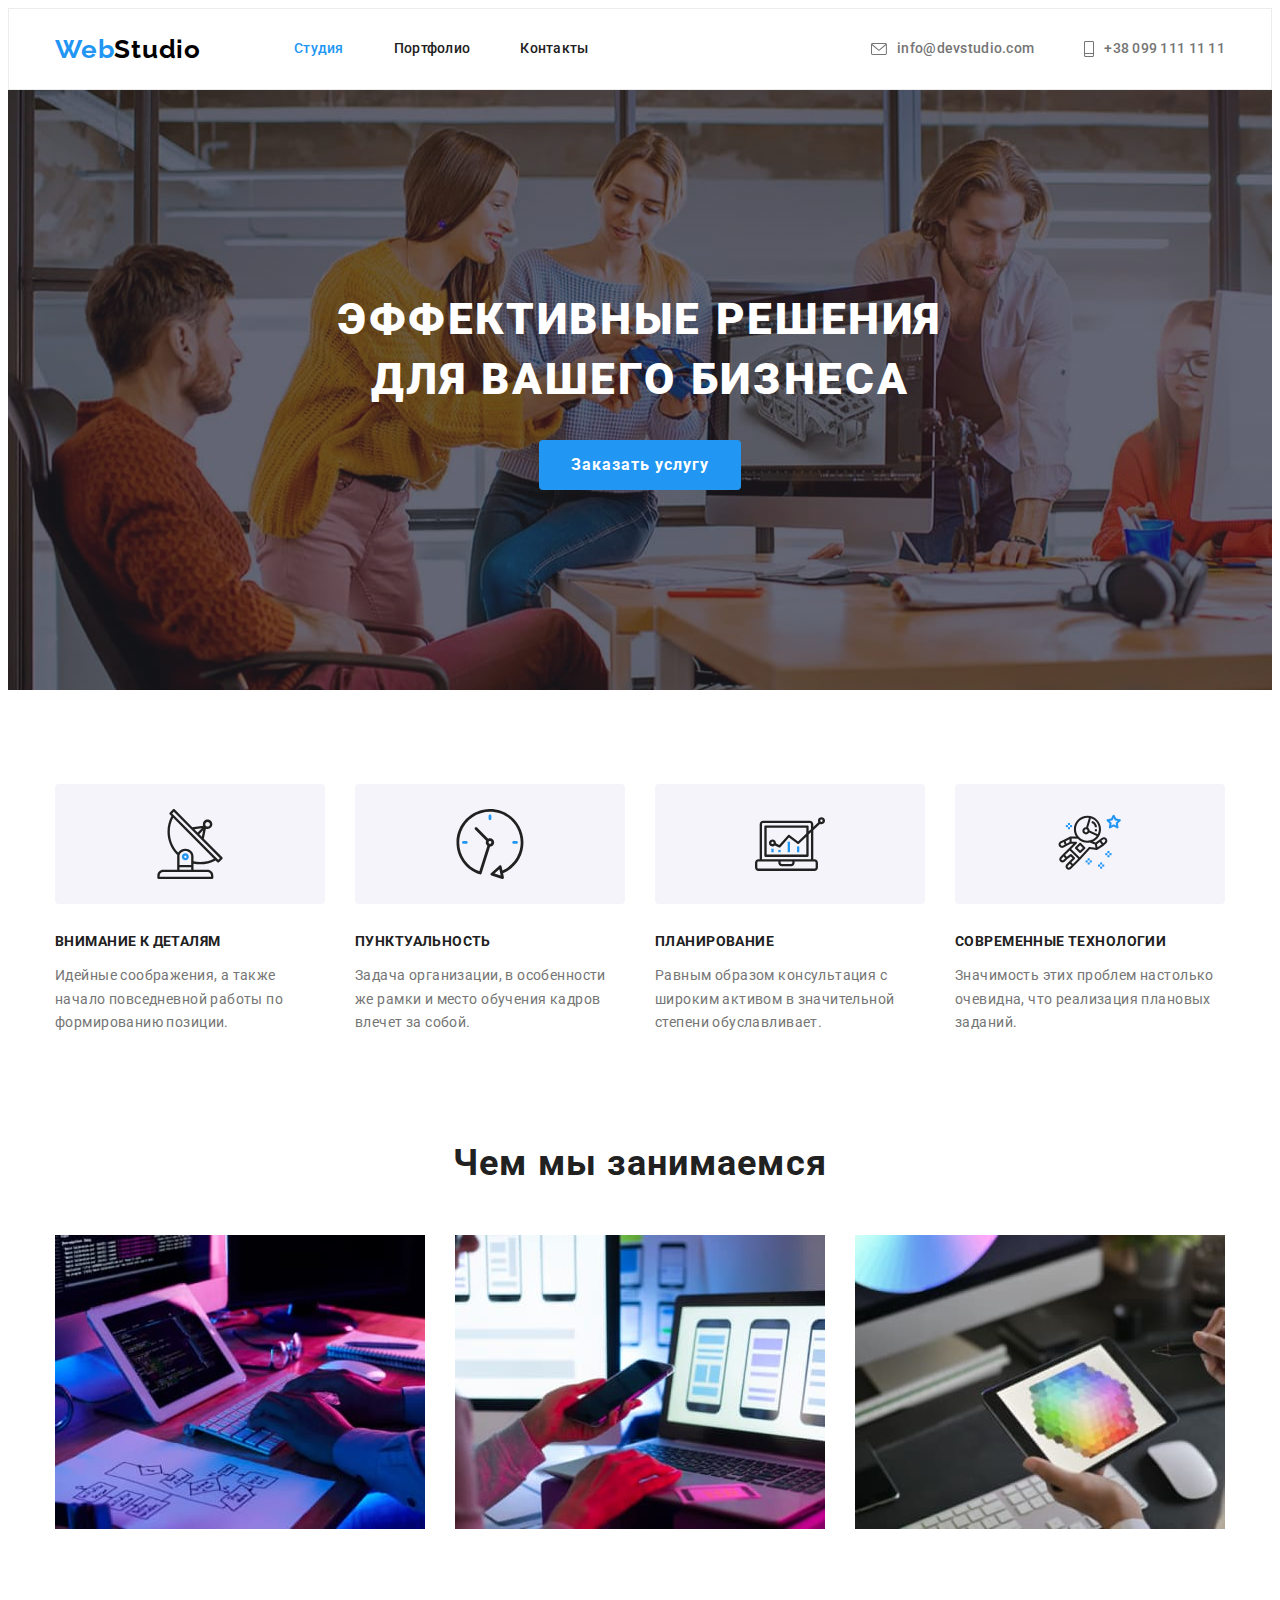
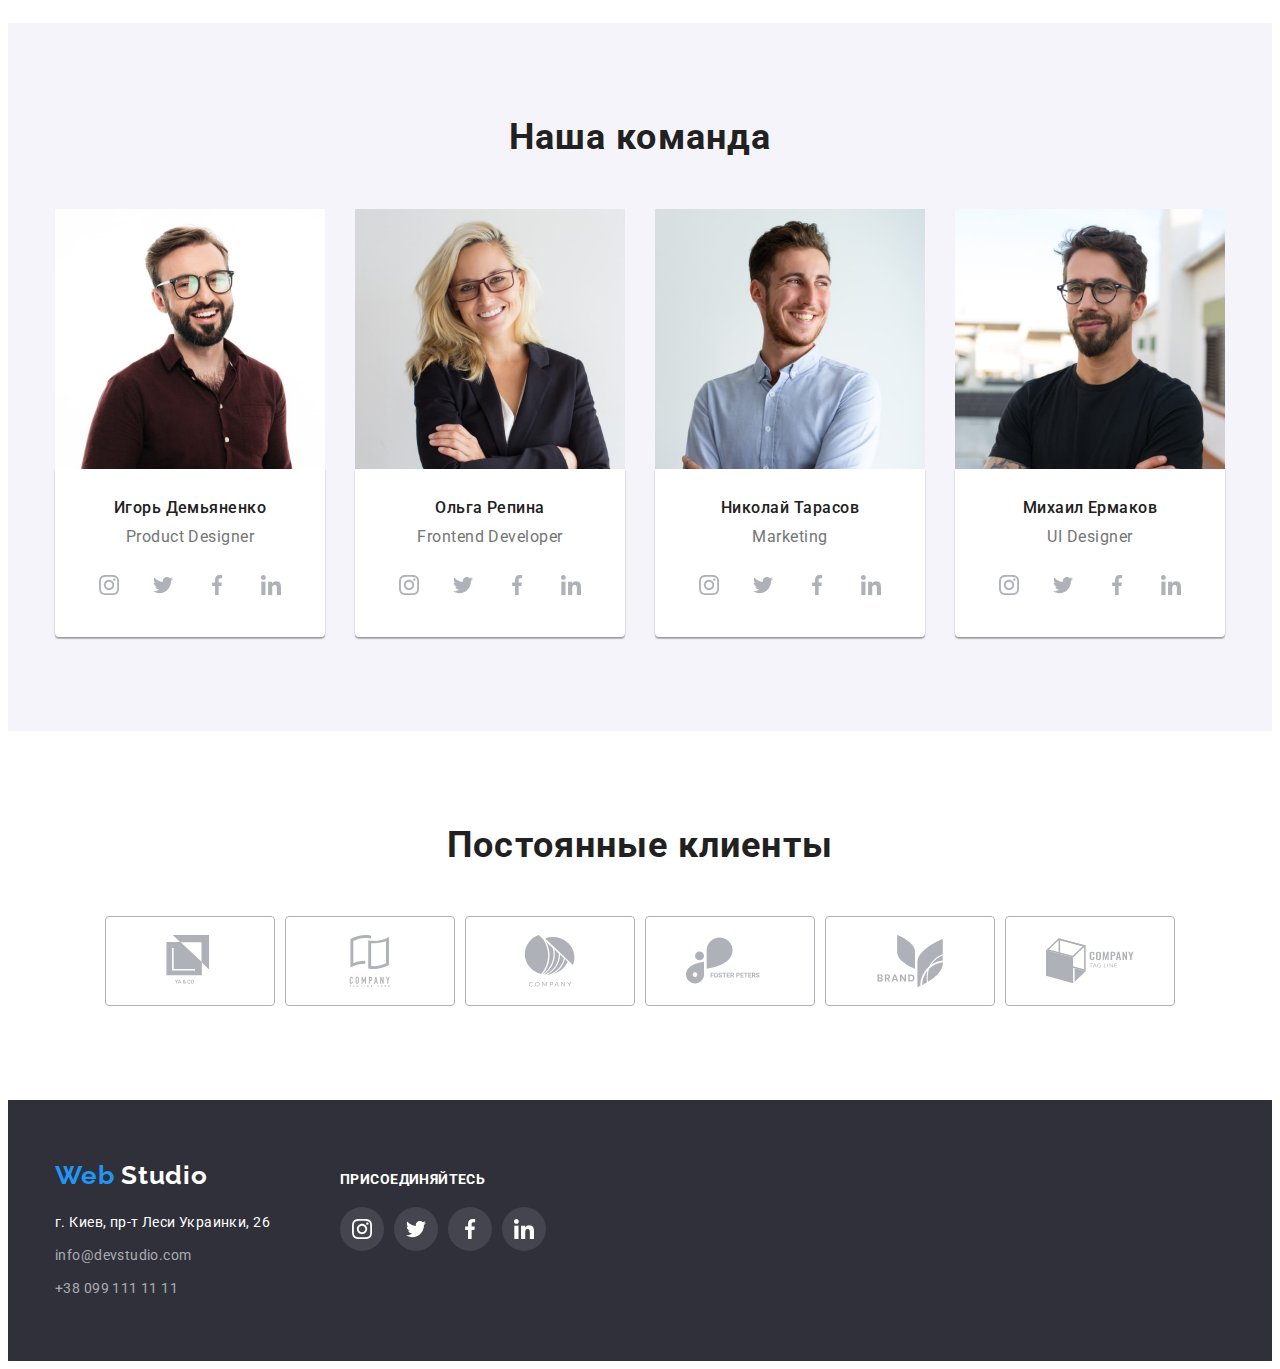
<file: index.html>
<!DOCTYPE html>
<html lang="en">
<head>
    <meta charset="UTF-8">
    <meta name="viewport" content="width=device-width, initial-scale=1.0">
    <title>Головна</title>
    <link rel="stylesheet" href="https://cdnjs.cloudflare.com/ajax/libs/modern-normalize/1.0.0/modern-normalize.min.css"
        integrity="sha512-ISS7cAi1PEhQ8jnbJpJZMd29NlhNj4AWYyLOSp2CE/CsHxTCu+r+t0D2yoJudVrd0/8fTVPUVDzY5Tvli75u/g=="
        crossorigin="anonymous" />
    <link
        href="https://fonts.googleapis.com/css2?family=Raleway:wght@700&family=Roboto:wght@400;500;700;900&display=swap"
        rel="stylesheet">
    <link rel="stylesheet" href="./css/styles.css">

</head>
    <body>
    <header class="page-header">
        <!--навігація сайтом-->
        <div class="container">
            
            <nav class="navigation">
                <ul class="site-nav list">
                    <a href="./index.html" class="logo">
                        <span class="web">Web</span>Studio</a>
                    <li class="nav-list-item"><a href="./index.html" class="link current">Студия</a></li>
                    <li class="nav-list-item"><a href="./portfolio.html" class="link ">Портфолио</a></li>
                    <li class="nav-list-item"><a href="" class="link">Контакты</a></li>
                </ul>
            </nav>
    
            <!--контакти-->
            <ul class="nav-adress list">
                <li class="nav-adress-item">
                    <a href="mailto:info@devstudio.com" class="adress">
                        <svg class="mail-icon">
                            <use href="./images/spraite.svg#mail"></use>
                        </svg>
                        info@devstudio.com</a>                 
                </li>
                <li class="nav-adress-item">
                    <a href="tel:+380991111111" class="adress">
                        <svg class="tel-icon">
                            <use href="./images/spraite.svg#tel"></use>
                        </svg>
                        +38 099 111 11 11</a>
                </li>
            </ul>
        </div>
    </header>
        <main>
            <!--hero-->
            <section class="hero">
                <div class="container">
                    <h1 class="hero-title">
                        Эффективные решения<br>
                        для вашего бизнеса
                    </h1>
                    <a href="" class="hero-link">
                        Заказать услугу
                    </a> 
                </div>
            </section>
            
            <!--Особенности-->
            <section class="features">
               <div class="container">
                    <h2 class="title visually-hidden">Особенности</h2>
                    <ul class="features-list list">
                        <li class="features-list-item">
                            <div class="features-list-icon">
                                <svg class="list-icon">
                                    <use href='./images/spraite.svg#antenna'></use>
                                </svg>
                            </div>
                            <h3 class="features-title">Внимание к деталям</h3>
                            <p class="features-text">Идейные соображения, а также начало повседневной работы по формированию позиции.</p>
                        </li>
                        <li class="features-list-item">
                            <div class="features-list-icon">
                                <svg class="list-icon">
                                    <use href='./images/spraite.svg#clock'></use>
                                </svg>
                            </div>
                            <h3 class="features-title">Пунктуальность</h3>
                            <p class="features-text">Задача организации, в особенности же рамки и место обучения кадров влечет за собой.</p>
                        </li>
                        <li class="features-list-item">
                            <div class="features-list-icon">
                                <svg class="list-icon">
                                    <use href='./images/spraite.svg#computer'></use>
                                </svg>
                            </div>
                            <h3 class="features-title">Планирование</h3>
                            <p class="features-text">Равным образом консультация с широким активом в значительной степени обуславливает.</p>
                        </li>
                        <li class="features-list-item">
                            <div class="features-list-icon">
                                <svg class="list-icon">
                                    <use href='./images/spraite.svg#astronaut'></use>
                                </svg>
                            </div>
                            <h3 class="features-title">Современные технологии</h3>
                            <p class="features-text">Значимость этих проблем настолько очевидна, что реализация плановых заданий. </p>
                        </li>
                    </ul>
               </div>   
            </section>

            <!--Чем мы занимаемся-->
            <section class="works">
                <div class="container">
                    <h2 class="section-title">Чем мы занимаемся</h2>
                    <ul class="works-list list">
                        <li class="works-list-item">
                            <img src="./images/works/box1.jpg" class="image-work"
                            alt="розробка структури" 
                            width="370" 
                            height="294">
                        </li>
                        <li class="works-list-item">
                            <img src="./images/works/box2.jpg" class="image-work"
                            alt="адаптування" 
                            width="370" 
                            height="294">
                        </li>
                        <li class="works-list-item">
                            <img src="./images/works/box3.jpg" class="image-work"
                            alt="вибір кольору" 
                            width="370" 
                            height="294">
                        </li>
                    </ul>
                </div>
                

            </section>

            <!--Наша команда (фото)-->
            <section class="team">
                <div class="container">
                    <h2 class="section-title">Наша команда</h2>
                    <ul class="team-list list">
                        <li class="team-list-item">
                            <img src="./images/team/igor-demyanenko.jpg" class="image-team" alt="Игорь Демьяненко" width="270" height="260">
                            <div class="team-list-content">
                                <h3 class="team-member">Игорь Демьяненко</h3>
                                <p class="position">Product Designer</p>
                                <ul class="social-list list">
                                    <li class="social-list-item">
                                        <a href="" class="social-list-link">
                                            <svg class="social-list-icon">
                                                <use href="./images/spraite.svg#instagram"></use>
                                            </svg>
                                        </a>
                                    </li>
                                    <li class="social-list-item">
                                        <a href="" class="social-list-link link">
                                            <svg class="social-list-icon">
                                                <use href="./images/spraite.svg#twitter"></use>
                                            </svg>
                                        </a>
                                    </li>
                                    <li class="social-list-item">
                                        <a href="" class="social-list-link link">
                                            <svg class="social-list-icon">
                                                <use href="./images/spraite.svg#facebook"></use>
                                            </svg>
                                        </a>
                                    </li>
                                    <li class="social-list-item">
                                        <a href="" class="social-list-link link">
                                            <svg class="social-list-icon">
                                                <use href="./images/spraite.svg#linkedin"></use>
                                            </svg>
                                        </a>
                                    </li>
                                </ul>
                            </div>
                            
                        </li>
                        <li class="team-list-item">
                            <img src="./images/team/olga-repina.jpg" class="image-team" alt="Ольга Репина" width="270" height="260">
                            <div class="team-list-content">
                                <h3 class="team-member">Ольга Репина</h3>
                                <p class="position">Frontend Developer</p>
                                <ul class="social-list list">
                                    <li class="social-list-item">
                                        <a href="" class="social-list-link">
                                            <svg class="social-list-icon">
                                                <use href="./images/spraite.svg#instagram"></use>
                                            </svg>
                                        </a>
                                    </li>
                                    <li class="social-list-item">
                                        <a href="" class="social-list-link link">
                                            <svg class="social-list-icon">
                                                <use href="./images/spraite.svg#twitter"></use>
                                            </svg>
                                        </a>
                                    </li>
                                    <li class="social-list-item">
                                        <a href="" class="social-list-link link">
                                            <svg class="social-list-icon">
                                                <use href="./images/spraite.svg#facebook"></use>
                                            </svg>
                                        </a>
                                    </li>
                                    <li class="social-list-item">
                                        <a href="" class="social-list-link link">
                                            <svg class="social-list-icon">
                                                <use href="./images/spraite.svg#linkedin"></use>
                                            </svg>
                                        </a>
                                    </li>
                                </ul>
                            </div>
                        </li>
                        <li class="team-list-item">
                            <img src="./images/team/nikolay-tarasov.jpg" class="image-team" alt="Николай Тарасов" width="270" height="260">
                            <div class="team-list-content">
                                <h3 class="team-member">Николай Тарасов</h3>
                                <p class="position">Marketing</p>
                                <ul class="social-list list">
                                    <li class="social-list-item">
                                        <a href="" class="social-list-link">
                                            <svg class="social-list-icon">
                                                <use href="./images/spraite.svg#instagram"></use>
                                            </svg>
                                        </a>
                                    </li>
                                    <li class="social-list-item">
                                        <a href="" class="social-list-link link">
                                            <svg class="social-list-icon">
                                                <use href="./images/spraite.svg#twitter"></use>
                                            </svg>
                                        </a>
                                    </li>
                                    <li class="social-list-item">
                                        <a href="" class="social-list-link link">
                                            <svg class="social-list-icon">
                                                <use href="./images/spraite.svg#facebook"></use>
                                            </svg>
                                        </a>
                                    </li>
                                    <li class="social-list-item">
                                        <a href="" class="social-list-link link">
                                            <svg class="social-list-icon">
                                                <use href="./images/spraite.svg#linkedin"></use>
                                            </svg>
                                        </a>
                                    </li>
                                </ul>
                            </div>
                        </li>
                        <li class="team-list-item">
                            <img src="./images/team/mikhail-ermakov.jpg" class="image-team" alt="Михаил Ермаков" width="270" height="260">
                            <div class="team-list-content">
                                <h3 class="team-member">Михаил Ермаков</h3>
                                <p class="position">UI Designer</p>
                                <ul class="social-list list">
                                    <li class="social-list-item">
                                        <a href="" class="social-list-link">
                                            <svg class="social-list-icon">
                                                <use href="./images/spraite.svg#instagram"></use>
                                            </svg>
                                        </a>
                                    </li>
                                    <li class="social-list-item">
                                        <a href="" class="social-list-link link">
                                            <svg class="social-list-icon">
                                                <use href="./images/spraite.svg#twitter"></use>
                                            </svg>
                                        </a>
                                    </li>
                                    <li class="social-list-item">
                                        <a href="" class="social-list-link link">
                                            <svg class="social-list-icon">
                                                <use href="./images/spraite.svg#facebook"></use>
                                            </svg>
                                        </a>
                                    </li>
                                    <li class="social-list-item">
                                        <a href="" class="social-list-link link">
                                            <svg class="social-list-icon">
                                                <use href="./images/spraite.svg#linkedin"></use>
                                            </svg>
                                        </a>
                                    </li>
                                </ul>
                            </div>
                        </li>
                    </ul>
                </div>
            </section>

            <!--Постоянные клиенты-->
            <section class="client">
                <h2 class="section-title">Постоянные клиенты</h2>
                <ul class="client-list list">
                    <li class="client-list-item">
                        <a href="" class="client-list-link">
                            <svg class="client-list-icon">
                                <use href='./images/spraite.svg#logo-1'></use>
                            </svg>
                        </a>
                    </li>
                    <li class="client-list-item">
                        <a href="" class="client-list-link">
                            <svg class="client-list-icon">
                                <use href='./images/spraite.svg#logo-2'></use></svg>
                        </a>
                    </li>
                    <li class="client-list-item">
                        <a href="" class="client-list-link">
                            <svg class="client-list-icon">
                                <use href='./images/spraite.svg#logo-3'></use></svg>
                        </a>
                    </li>
                    <li class="client-list-item">
                        <a href="" class="client-list-link">
                            <svg class="client-list-icon">
                                <use href='./images/spraite.svg#logo-4'></use></svg>
                        </a>
                    </li>
                    <li class="client-list-item">
                        <a href="" class="client-list-link">
                            <svg class="client-list-icon">
                                <use href='./images/spraite.svg#logo-5'></use></svg>
                        </a>
                    </li>
                    <li class="client-list-item">
                        <a href="" class="client-list-link">
                            <svg class="client-list-icon">
                                <use href='./images/spraite.svg#logo-6'></use></svg>
                        </a>
                    </li>
                </ul>
            </section>

        </main>

        <footer>
            <div class="container">
                <div class="adress-bar">
                    <a href="./index.html" class="logo">
                        <span class="web">Web</span>
                        <span class="studio">Studio</span></a>
                        <address class="footer-adress">
                        <p class="office-adress">г. Киев, пр-т Леси Украинки, 26</p>
                        <ul class="footer-adress list">
                            <li class="adress-item"><a href="mailto:info@devstudio.com" class="mail">
                                    info@devstudio.com</a></li>
                            <li class="adress-item"><a href="tel:+380991111111" class="phone-number">+38 099 111 11 11</a></li>
                        </ul>
                    </address>
                </div>
                <div class="socail-bar">
                    <p class="title">присоединяйтесь</p>
                    <ul class="socialbar-list list">
                        <li class="socialbar-list-item">
                            <a href="" class="socialbar-list-link">
                                <svg class="socialbar-list-icon">
                                    <use href="./images/spraite.svg#instagram"></use>
                                </svg>
                            </a>
                        </li>
                        <li class="socialbar-list-item">
                            <a href="" class="socialbar-list-link link">
                                <svg class="socialbar-list-icon">
                                    <use href="./images/spraite.svg#twitter"></use>
                                </svg>
                            </a>
                        </li>
                        <li class="socialbar-list-item">
                            <a href="" class="socialbar-list-link link">
                                <svg class="socialbar-list-icon">
                                    <use href="./images/spraite.svg#facebook"></use>
                                </svg>
                            </a>
                        </li>
                        <li class="socialbar-list-item">
                            <a href="" class="socialbar-list-link link">
                                <svg class="socialbar-list-icon">
                                    <use href="./images/spraite.svg#linkedin"></use>
                                </svg>
                            </a>
                        </li>
                    </ul>
                </div>
            </div>
            
        </footer>

    </body>
</html>
</file>
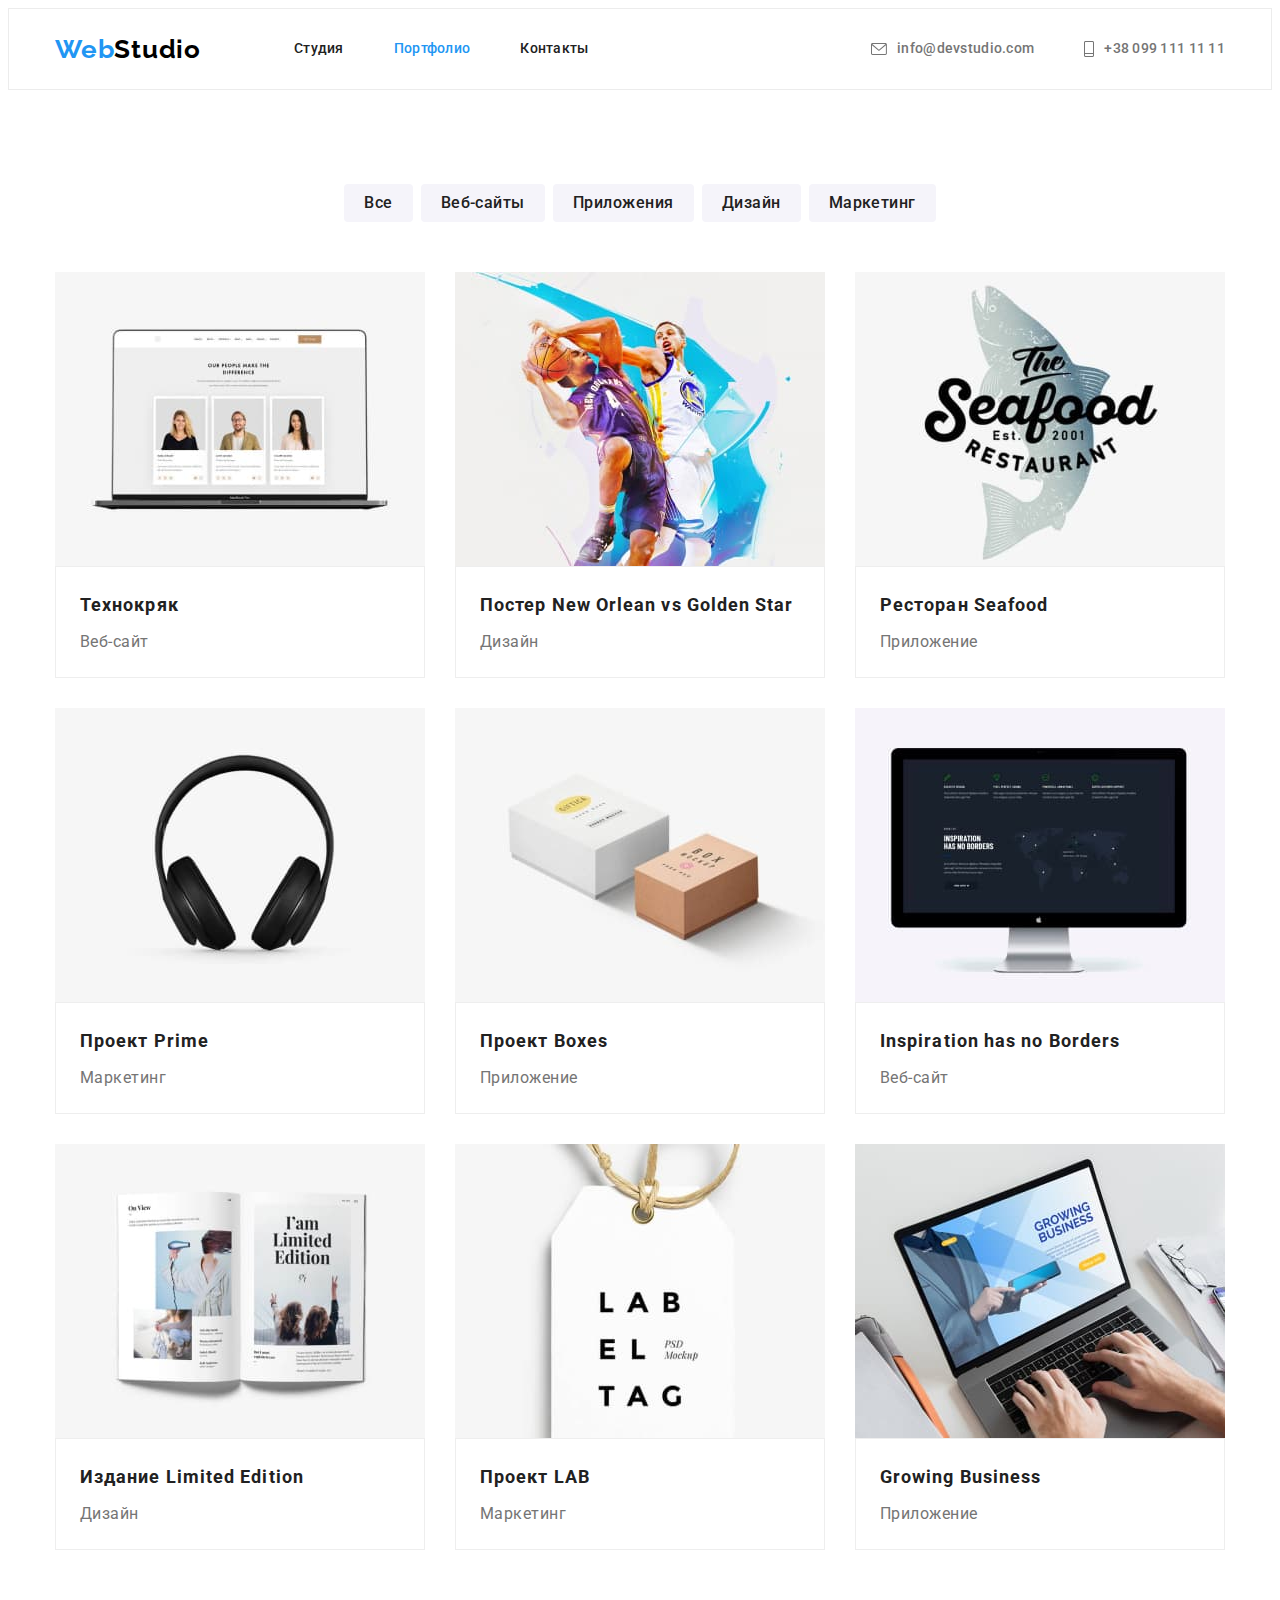
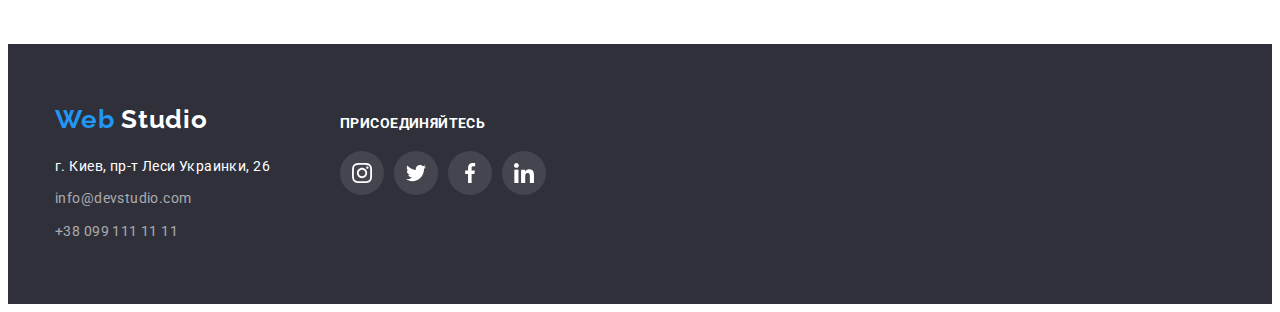
<file: portfolio.html>
<!DOCTYPE html>
<html lang="en">

<head>
    <meta charset="UTF-8">
    <meta name="viewport" content="width=device-width, initial-scale=1.0">
    <title>Головна</title>
    <link rel="stylesheet" href="https://cdnjs.cloudflare.com/ajax/libs/modern-normalize/1.0.0/modern-normalize.min.css" 
        integrity="sha512-ISS7cAi1PEhQ8jnbJpJZMd29NlhNj4AWYyLOSp2CE/CsHxTCu+r+t0D2yoJudVrd0/8fTVPUVDzY5Tvli75u/g==" crossorigin="anonymous" />
    <link href="https://fonts.googleapis.com/css2?family=Raleway:wght@700&family=Roboto:wght@400;500;700;900&display=swap"
        rel="stylesheet">
    <link rel="stylesheet" href="./css/styles.css">

</head>

<body>
    <header class="page-header">
        <!--навігація сайтом-->
        <div class="container">
    
            <nav class="navigation">
                <ul class="site-nav list">
                    <a href="./index.html" class="logo">
                        <span class="web">Web</span>Studio</a>
                    <li class="nav-list-item"><a href="./index.html" class="link ">Студия</a></li>
                    <li class="nav-list-item"><a href="./portfolio.html" class="link current">Портфолио</a></li>
                    <li class="nav-list-item"><a href="" class="link">Контакты</a></li>
                </ul>
            </nav>
    
            <!--контакти-->
            <ul class="nav-adress list">
                <li class="nav-adress-item">
                    <a href="mailto:info@devstudio.com" class="adress">
                        <svg class="mail-icon">
                            <use href="./images/spraite.svg#mail"></use>
                        </svg>
                        info@devstudio.com</a>
                </li>
                <li class="nav-adress-item">
                    <a href="tel:+380991111111" class="adress">
                        <svg class="tel-icon">
                            <use href="./images/spraite.svg#tel"></use>
                        </svg>
                        +38 099 111 11 11</a>
                </li>
            </ul>
        </div>
    </header>

    <main>
        <section class="portfolio">
            <div class="container">
                <h1 class="portfolio-title visually-hidden">
                    portfolio
                </h1>
                <ul class="portfolio-list list">
                    <li class="portfolio-list-item"><button type="button" class="filter">Все</button></li>
                    <li class="portfolio-list-item"><button type="button" class="filter">Веб-сайты</button></li>
                    <li class="portfolio-list-item"><button type="button" class="filter">Приложения</button></li>
                    <li class="portfolio-list-item"><button type="button" class="filter">Дизайн</button></li>
                    <li class="portfolio-list-item"><button type="button" class="filter">Маркетинг</button></li>
                </ul>
                     
                <ul class="category-list list">
                    <li class="category-list-item">
                        <a href="" class="portfolio-link">
                            <img src="./images/portfolio-category/technokriak.jpg"  
                            class="image-category"
                            alt="ноутбук з відкритим сайтом" 
                            width="370" height="294">
                            <div class="category-discription">
                                <h2 class="category">
                                    Технокряк
                                </h2>
                                <p class="category-text">
                                    Веб-сайт
                                </p>
                            </div>
                        </a>
                    </li>
                    <li class="category-list-item">
                        <a href="" class="portfolio-link">
                            <img src="./images/portfolio-category/design.jpg"  
                            class="image-category"
                            alt="баскетболісти" 
                            width="370" height="294">
                            <div class="category-discription">
                                <h2 class="category">
                                 Постер New Orlean vs Golden Star
                                </h2>
                                <p class="category-text">
                                 Дизайн
                                </p>
                            </div>
                        </a>
                    </li>
                    <li class="category-list-item">
                        <a href="" class="portfolio-link">
                            <img src="./images/portfolio-category/restoran.jpg"  
                            class="image-category"
                            alt="логотип ресторану" 
                            width="370" height="294">
                            <div class="category-discription">
                                <h2 class="category">
                                 Ресторан Seafood
                                </h2>
                                <p class="category-text">
                                    Приложение
                                </p>
                            </div>
                        </a>
                    </li>
                    <li class="category-list-item">
                        <a href="" class="portfolio-link">
                            <img src="./images/portfolio-category/marketing.jpg"  
                            class="image-category"
                            alt="навушники" 
                            width="370" height="294">
                            <div class="category-discription">
                            <h2 class="category">
                                Проект Prime
                            </h2>
                            <p class="category-text">
                                Маркетинг
                            </p>
                            </div>

                        </a>
                    </li>
                    <li class="category-list-item">
                        <a href="" class="portfolio-link">
                            <img src="./images/portfolio-category/boxes.jpg"  
                            class="image-category"
                            alt="коробки від товару" 
                            width="370" height="294">
                            <div class="category-discription">
                                <h2 class="category">
                                    Проект Boxes
                                </h2>
                                <p class="category-text">
                                    Приложение
                                </p>
                            </div>

                        </a>
                    </li>
                    <li class="category-list-item">
                        <a href="" class="portfolio-link">
                            <img src="./images/portfolio-category/inspiration.jpg"  
                            class="image-category"
                            alt="монітор від Apple" 
                            width="370" height="294">
                            <div class="category-discription">
                                <h2 class="category">
                                 Inspiration has no Borders
                                </h2>
                                <p class="category-text">
                                    Веб-сайт
                                </p>
                            </div>

                        </a>
                    </li>
                    <li class="category-list-item">
                        <a href="" class="portfolio-link">
                            <img src="./images/portfolio-category/design-book.jpg" 
                            class="image-category"
                            alt="відкрита книжка" 
                            width="370" height="294">
                            <div class="category-discription">
                                <h2 class="category">
                                 Издание Limited Edition
                                </h2>
                                <p class="category-text">
                                    Дизайн
                                </p>
                            </div>

                        </a>
                    </li>
                    <li class="category-list-item"> 
                        <a href="" class="portfolio-link">
                            <img src="./images/portfolio-category/project-lab.jpg"  
                            class="image-category"
                            alt="бірка бренду" 
                            width="370" height="294">
                            <div class="category-discription">
                                <h2 class="category">
                                    Проект LAB
                                </h2>
                                <p class="category-text">
                                 Маркетинг
                                </p>
                            </div>
                          
                        </a>
                    </li>
                    <li class="category-list-item">
                        <a href="" class="portfolio-link">
                            <img src="./images/portfolio-category/growing-business.jpg" 
                            class="image-category" 
                            alt="ноутбук з відкритим сайтом" 
                            width="370" height="294">
                            <div class="category-discription">
                                <h2 class="category">
                                 Growing Business
                                </h2>
                                <p class="category-text">
                                 Приложение
                                </p>
                            </div>

                        </a>
                    </li>
                </ul>
                  

            </div>
        </section>
    </main>
        
        <footer>
            <div class="container">
                <div class="adress-bar">
                    <a href="./index.html" class="logo">
                        <span class="web">Web</span>
                        <span class="studio">Studio</span></a>
                    <address class="footer-adress">
                        <p class="office-adress">г. Киев, пр-т Леси Украинки, 26</p>
                        <ul class="footer-adress list">
                            <li class="adress-item"><a href="mailto:info@devstudio.com" class="mail">
                                    info@devstudio.com</a></li>
                            <li class="adress-item"><a href="tel:+380991111111" class="phone-number">+38 099 111 11 11</a></li>
                        </ul>
                    </address>
                </div>
                <div class="socail-bar">
                    <p class="title">присоединяйтесь</p>
                    <ul class="socialbar-list list">
                        <li class="socialbar-list-item">
                            <a href="" class="socialbar-list-link">
                                <svg class="socialbar-list-icon">
                                    <use href="./images/spraite.svg#instagram"></use>
                                </svg>
                            </a>
                        </li>
                        <li class="socialbar-list-item">
                            <a href="" class="socialbar-list-link link">
                                <svg class="socialbar-list-icon">
                                    <use href="./images/spraite.svg#twitter"></use>
                                </svg>
                            </a>
                        </li>
                        <li class="socialbar-list-item">
                            <a href="" class="socialbar-list-link link">
                                <svg class="socialbar-list-icon">
                                    <use href="./images/spraite.svg#facebook"></use>
                                </svg>
                            </a>
                        </li>
                        <li class="socialbar-list-item">
                            <a href="" class="socialbar-list-link link">
                                <svg class="socialbar-list-icon">
                                    <use href="./images/spraite.svg#linkedin"></use>
                                </svg>
                            </a>
                        </li>
                    </ul>
                </div>
            </div>
        
        </footer>
        
</body>

</html>
</file>
<file: css/styles.css>
/*
Raleway 700

Roboto 400 500 700 900
*/

/*
logo 
    blue #2196F3  
    black #000000
nav 
    blue #2196F3
    black #212121
    grey #757575

hero
    white #FFFFFF

main
    black #212121
    grey #757575

footer
    adress #FFFFFF 60

*/
html {
  box-sizing: border-box;
}

*,
*::after,
*::before {
  box-sizing: inherit;
}

:root {
  --logo-black-color: #000000;
  --primary-text-color: #757575;
  --background-section-color: #f5f4fa;
  --title-text-color: #212121;
  --accent-color: #2196f3;
  --primary-white-color: #ffffff;
  --footer-background-color: #2f303a;
  --footer-adress-color: rgba(255, 255, 255, 0.6);
  --header-line-color: #ececec;
  --border-line-color: #eeeeee;
  --content-team-shadow-v1: rgba(0, 0, 0, 20%);
  --content-team-shadow-v2: rgba(0, 0, 0, 14%);
  --content-team-shadow-v3: rgba(0, 0, 0, 12%);
  --hero-overlay-color: rgba(47, 48, 58, 40%);
  --social-icon-color: #afb1b8;
  --footer-social-icon: rgba(255, 255, 255, 10%);
}
body {
  color: var(--primary-text-color);

  font-family: Roboto, sans-serif;
}
img {
  display: block;
}
.container {
  margin-top: 0px;
  margin-bottom: 0px;
  margin-left: auto;
  margin-right: auto;
  width: 1200px;
  padding: 0px 15px;
}

/*хедер*/
.page-header {
  border: 1px solid var(--header-line-color);
}
.page-header .container {
  display: flex;
  align-items: center;
}

.navigation {
  display: flex;
}
/*логотип сайта*/
.logo {
  display: inline-block;
  margin-right: 93px;
  color: var(--logo-black-color);
  font-family: Raleway, sans-serif;
  font-weight: 700;
  font-size: 26px;
  line-height: 1.19;
  letter-spacing: 0.03em;
  text-decoration: none;
}

.logo .web {
  color: var(--accent-color);
}

/* навігація сайтом*/
.site-nav {
  display: flex;
  align-items: center;
}

.list {
  padding: 0px;
  margin: 0px;
  list-style: none;
}
.nav-list-item:not(:last-child) {
  margin-right: 50px;
}

.site-nav .link {
  display: block;
  padding-top: 32px;
  padding-bottom: 32px;
  color: var(--title-text-color);
  font-weight: 500;
  font-size: 14px;
  line-height: 1.14;
  letter-spacing: 0.02em;
  text-decoration: none;
  cursor: pointer;
}

.link.current {
  color: var(--accent-color);
}
.nav-adress-item:not(:last-child) {
  margin-right: 50px;
}

.nav-adress {
  display: flex;
  margin-left: auto;
  align-items: center;
  justify-content: baseline;
}

.nav-adress .adress {
  display: flex;
  align-items: center;
  color: var(--primary-text-color);
  font-weight: 500;
  font-size: 14px;
  line-height: 1.14;
  letter-spacing: 00.02em;

  text-decoration: none;
}
.mail-icon {
  width: 16px;
  height: 12px;
  margin-right: 10px;
  fill: var(--primary-text-color);
}

.tel-icon {
  width: 10px;
  height: 16px;
  margin-right: 10px;
  fill: var(--primary-text-color);
}

.link:hover,
.adress:hover,
.link:focus,
.adress:focus {
  color: var(--accent-color);
}

.nav-adress-item:hover .mail-icon,
.nav-adress-item:focus .mail-icon,
.nav-adress-item:hover .tel-icon,
.nav-adress-item:focus .tel-icon {
  fill: var(--accent-color);
}

/*hero*/
.hero {
  /*background-color: var(--footer-background-color);*/
  max-width: 1600px;
  margin-left: auto;
  margin-right: auto;
  padding-top: 200px;
  padding-bottom: 200px;
  text-align: center;
  background-image: linear-gradient(
      var(--hero-overlay-color),
      var(--hero-overlay-color)
    ),
    url("../images/hero.jpg");

  background-repeat: no-repeat;
  background-size: cover;
}

.hero-title {
  margin-top: 0px;
  margin-bottom: 30px;
  color: var(--primary-white-color);
  font-weight: 900;
  font-size: 44px;
  line-height: 1.36;
  text-align: center;
  letter-spacing: 0.06em;
  text-transform: uppercase;
}

.hero-link {
  display: inline-block;
  min-width: 200px;
  height: 50px;
  border-radius: 4px;
  padding: 10px 32px;
  color: var(--primary-white-color);
  background-color: var(--accent-color);
  font-weight: 700;
  font-size: 16px;
  line-height: 1.87;
  letter-spacing: 0.06em;
  text-decoration: none;
}

/*main*/
/*Особенности*/
.section-title {
  color: var(--title-text-color);
  font-weight: 700;
  font-size: 36px;
  line-height: 1.16;
  text-align: center;
  letter-spacing: 0.03em;
}

.features {
  padding: 0px;
}

.features > .container {
  padding-top: 94px;
  padding-bottom: 94px;
}

.features-list {
  display: flex;
}

.features-list-item {
  max-width: 270px;
}

.features-list-item:not(:last-child) {
  margin-right: 30px;
}

.features-list-icon {
  display: flex;
  align-items: center;
  justify-content: center;
  margin-bottom: 30px;
  background-color: var(--background-section-color);
  width: 270px;
  height: 120px;
  border-radius: 4px;
}

.list-icon {
  width: 70px;
  height: 70px;
}
.features .title {
  margin-top: 0px;
  margin-bottom: 0px;
  color: var(--primary-white-color);
}

.features-title {
  margin-top: 0px;
  margin-bottom: 10px;
  color: var(--title-text-color);
  font-weight: 700;
  font-size: 14px;
  line-height: 1.14;
  letter-spacing: 0.03em;
  text-transform: uppercase;
}

.features .features-text {
  font-weight: 400;
  font-size: 14px;
  line-height: 1.71;
  letter-spacing: 0.03em;
}

/*Чем мы занимаемся*/
.works .container {
  padding-bottom: 94px;
}
.works .section-title {
  margin-top: 0px;
  margin-bottom: 50px;
}

.works-list {
  display: flex;
  margin-left: -15px;
  margin-right: -15px;
}

.works-list-item {
  margin-left: 15px;
  margin-right: 15px;
  max-width: 370px;
}

/*--Наша команда (фото)*/
.team {
  background-color: var(--background-section-color);
}
.team .container {
  padding-top: 94px;
  padding-bottom: 94px;
}
.team .section-title {
  padding-top: 0px;
  margin-top: 0px;
  margin-bottom: 50px;
}
.team-list {
  display: flex;
  justify-content: space-between;
}
.team-list-item {
  width: 270px;
}

.team-list-item:not(:nth-child(4n)) {
  margin-right: 30px;
}
.team-member {
  margin-top: 0px;
  margin-bottom: 10px;
  color: var(--title-text-color);
  font-weight: 500;
  font-size: 16px;
  line-height: 1.18;
  text-align: center;
  letter-spacing: 0.03em;
}

.social-list {
  display: flex;
  justify-content: space-between;
}

.position {
  margin-top: 0px;
  margin-bottom: 16px;
  font-weight: 400;
  font-size: 16px;
  line-height: 1.18;
  text-align: center;
  letter-spacing: 0.03em;
}

.social-list-link {
  display: flex;
  justify-content: center;
  align-items: center;
  width: 44px;
  height: 44px;
  background-color: #ffffff;
  border-radius: 50%;
}
.social-list-icon {
  width: 20px;
  height: 20px;
  fill: var(--social-icon-color);
}
.social-list-link:hover,
.social-list-link:focus {
  background-color: var(--accent-color);
}

.social-list-link:hover .social-list-icon,
.social-list-link:focus .social-list-icon {
  fill: var(--primary-white-color);
}

.team-list-content {
  padding-top: 30px;
  padding-bottom: 30px;
  padding-left: 32px;
  padding-right: 32px;
  background-color: var(--primary-white-color);
  border-radius: 0px 0px 4px 4px;
  box-shadow: 0px 2px 1px 0px var(--content-team-shadow-v1),
    0px 1px 1px 0px var(--content-team-shadow-v2),
    0px 1px 3px 0px var(--content-team-shadow-v3);
}

/*Постоянные клиенты*/
.client {
  padding-top: 94px;
  padding-bottom: 94px;
}

.client .section-title {
  margin-top: 0px;
  margin-bottom: 50px;
}
.client-list {
  display: flex;
  justify-content: center;
}

.client-list-item {
  display: flex;
  justify-content: center;
  align-items: center;
  width: 170px;
  height: 90px;
  border: 1px solid var(--social-icon-color);
  border-radius: 4px;
}

.client-list-link {
  display: flex;
  justify-content: center;
  align-items: center;
  width: 100%;
  height: 100%;
}

.client-list-item:not(:last-child) {
  margin-right: 30px;
}

.client-list-icon {
  max-width: 88px;
  max-height: 52px;
  fill: var(--social-icon-color);
}

.client-list-item:not(:last-child) {
  margin-right: 10px;
}
.client-list-item:hover,
.client-list-item:focus {
  border: 1px solid var(--accent-color);
}
.client-list-item:hover .client-list-icon,
.client-list-item:focus .client-list-icon {
  fill: var(--accent-color);
}
/*footer*/
footer {
  background-color: var(--footer-background-color);
}

footer .container {
  display: flex;
  align-items: baseline;
  padding-top: 60px;
  padding-bottom: 60px;
}
.adress-bar {
  margin-right: 70px;
}
footer .logo {
  margin: 0px;
  margin-bottom: 20px;
}
footer .studio {
  color: var(--primary-white-color);
}
.footer-adress {
  color: var(--primary-white-color);
  font-weight: 400;
  font-style: normal;
  font-size: 14px;
  line-height: 1.71;
  letter-spacing: 0.03em;
  text-decoration: none;
}

.office-adress {
  margin-top: 0px;
  margin-bottom: 9px;
}

.adress-item:not(:last-child) {
  margin-bottom: 9px;
}

.mail,
.phone-number {
  color: var(--footer-adress-color);
  font-weight: 400;
  font-size: 14px;
  font-style: normal;
  line-height: 1.71;

  letter-spacing: 0.03em;
  text-decoration: none;
}
footer .title {
  margin-top: 0;
  margin-bottom: 20px;

  font-weight: 700;
  font-size: 14px;
  line-height: 1.142;
  letter-spacing: 0.03em;
  text-transform: uppercase;
  color: var(--primary-white-color);
}
.socialbar-list {
  display: flex;
  justify-content: center;
}

.socialbar-list-item {
  display: flex;
  justify-content: center;
  align-items: center;
  width: 44px;
  height: 44px;
  background-color: var(--footer-social-icon);
  border-radius: 50%;
}
.socialbar-list-link {
  display: flex;
  justify-content: center;
  align-items: center;
  width: 44px;
  height: 44px;
}

.socialbar-list-icon {
  width: 20px;
  height: 20px;
  fill: var(--primary-white-color);
}

footer .socialbar-list-item:not(:last-child) {
  margin-right: 10px;
}

.socialbar-list-item:hover,
.socialbar-list-item:focus {
  background-color: var(--accent-color);
}

/*сторінка Портфоліо*/
.portfolio .container {
  padding-top: 94px;
  padding-bottom: 94px;
}
.portfolio-title {
  margin-top: 0px;
  margin-bottom: 0px;
  color: var(--primary-white-color);
}

.visually-hidden {
  position: absolute;
  clip: rect(1px, 1px, 1px, 1px);
  padding: 0px;
  border: 0px;
  height: 1px;
  width: 1px;
  overflow: hidden;
}

.portfolio-list {
  display: flex;
  justify-content: center;
  margin-bottom: 50px;
}

.portfolio-list-item:not(:last-child) {
  margin-right: 8px;
}

.filter {
  padding-top: 6px;
  padding-right: 20px;
  padding-bottom: 6px;
  padding-left: 20px;
  border: 0px solid var(--background-section-color);
  border-radius: 4px;
  color: var(--title-text-color);
  background-color: var(--background-section-color);
  font-family: inherit;
  font-weight: 500;
  font-size: 16px;
  line-height: 1.62;
  text-align: center;
  letter-spacing: 0.03em;
  text-decoration: none;
  cursor: pointer;
}

.filter:hover,
.filter:focus {
  color: var(--primary-white-color);
  background-color: var(--accent-color);
  font-family: inherit;
  box-shadow: 0px 3px 1px 0px rgba(0, 0, 0, 10%),
    0px 1px 2px 0px rgba(0, 0, 0, 8%), 0px 2px 2px 0px rgba(0, 0, 0, 12%);
}

.portfolio-link {
  display: block;
  text-decoration: none;
}

.portfolio-link:hover,
.portfolio-link:focus {
  box-shadow: 0px 1px 1px 0px rgba(0, 0, 0, 12%),
    0px 4px 4px 0px rgba(0, 0, 0, 6%), 1px 4px 6px 0px rgba(0, 0, 0, 16%);
}

.category-list {
  display: flex;
  flex-wrap: wrap;

  margin-right: -15px;
  margin-left: -15px;
}
.category-list-item {
  margin-right: 15px;
  margin-left: 15px;
}

.category-list-item:nth-child(-n + 6) {
  margin-bottom: 30px;
}

.category-discription {
  padding-top: 20px;
  padding-right: 24px;
  padding-bottom: 20px;
  padding-left: 24px;
  background-color: var(--primary-white-color);
  border: 1px solid var(--border-line-color);
}
.category {
  margin-top: 0px;
  margin-bottom: 4px;
  color: var(--title-text-color);
  font-weight: 700;
  font-size: 18px;
  line-height: 2;
  letter-spacing: 0.06em;
  text-decoration: none;
}

.category-text {
  margin-top: 0px;
  margin-bottom: 0px;
  color: var(--primary-text-color);
  font-weight: 400;
  font-size: 16px;
  line-height: 1.87;
  letter-spacing: 0.03em;
}
</file>
